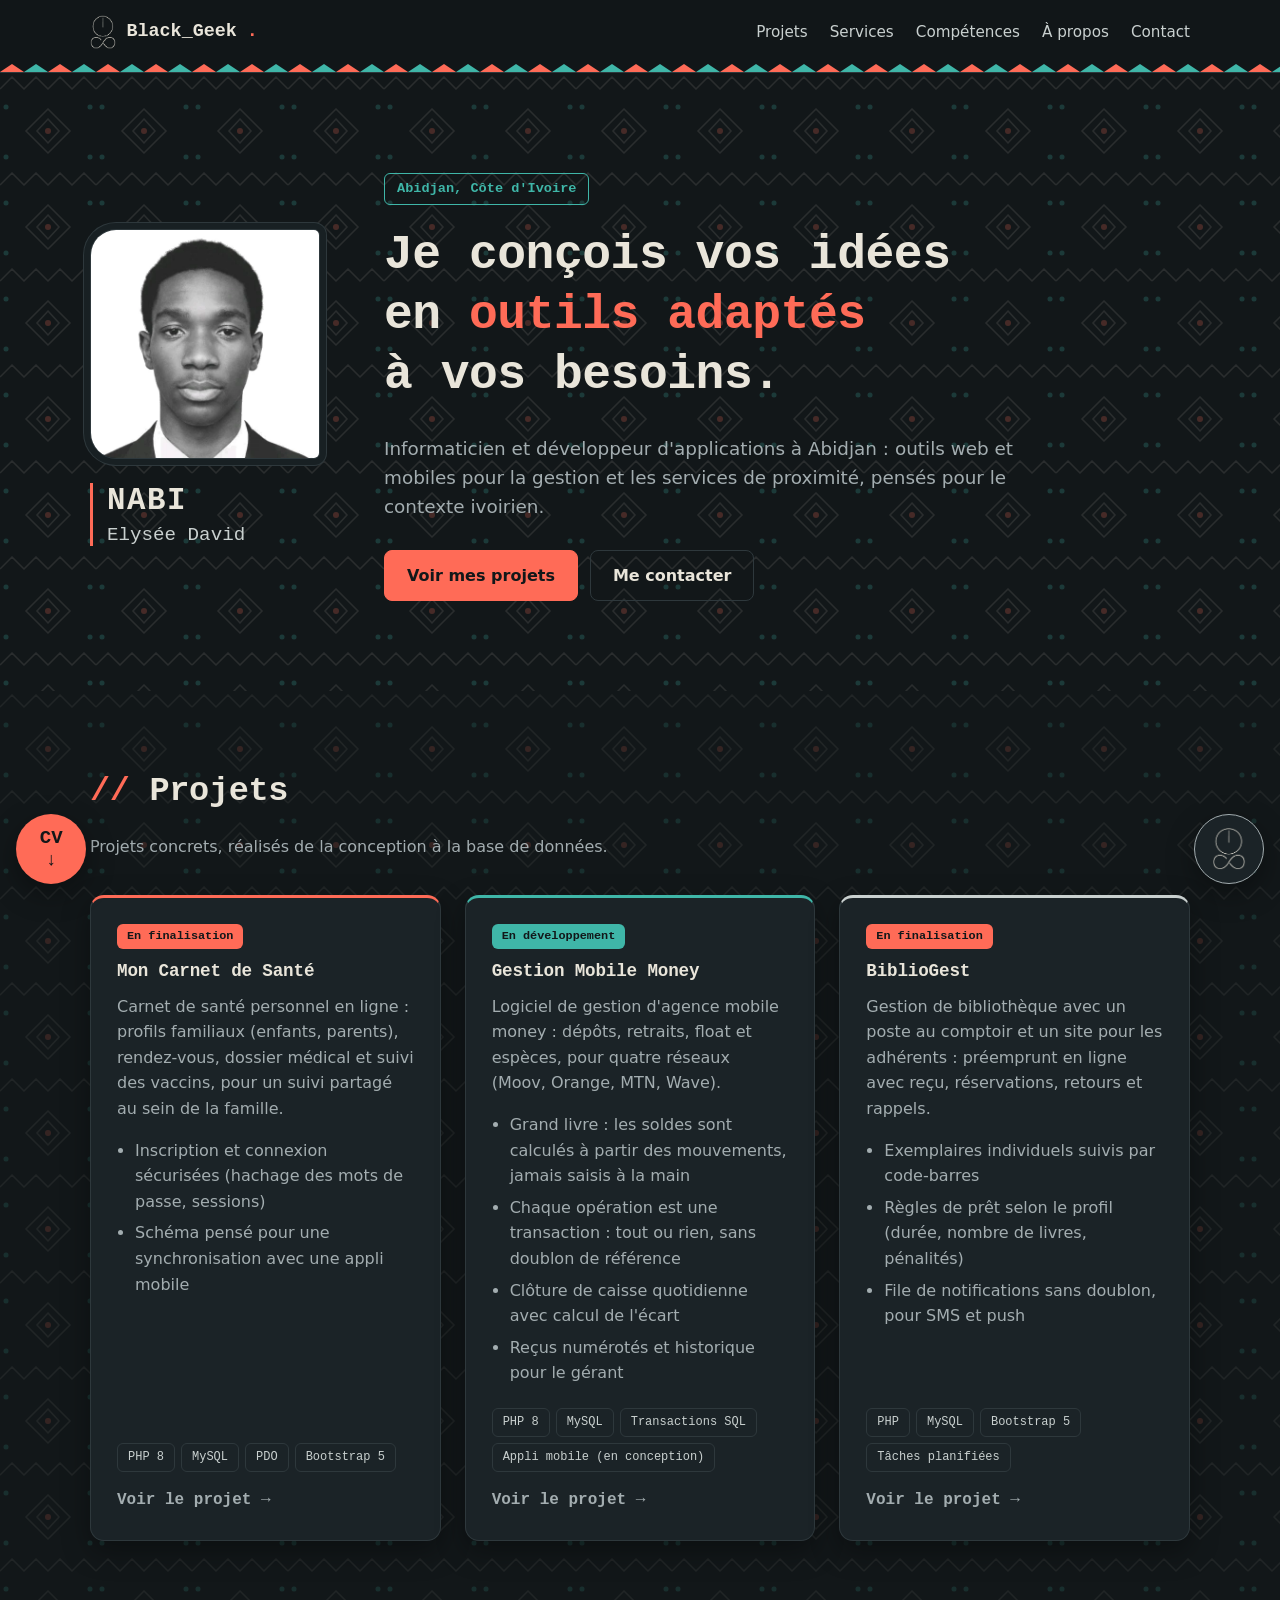
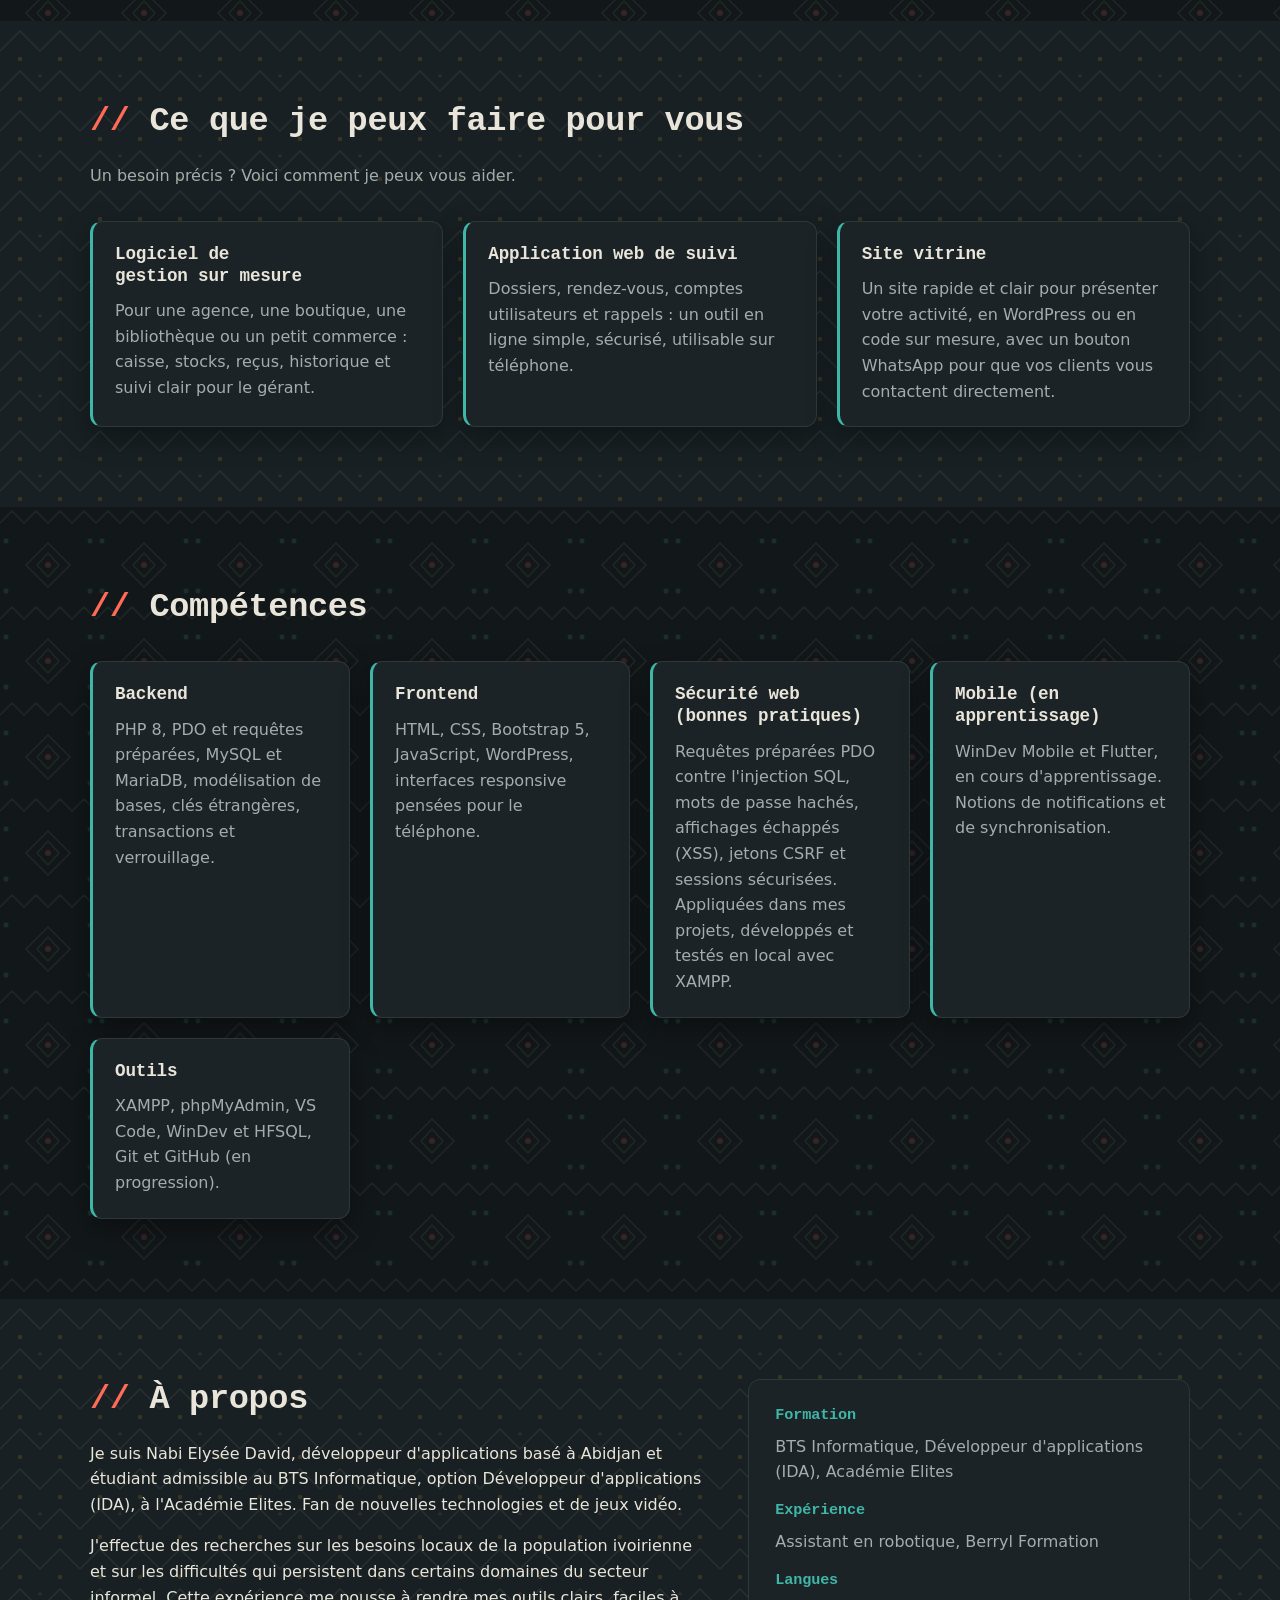
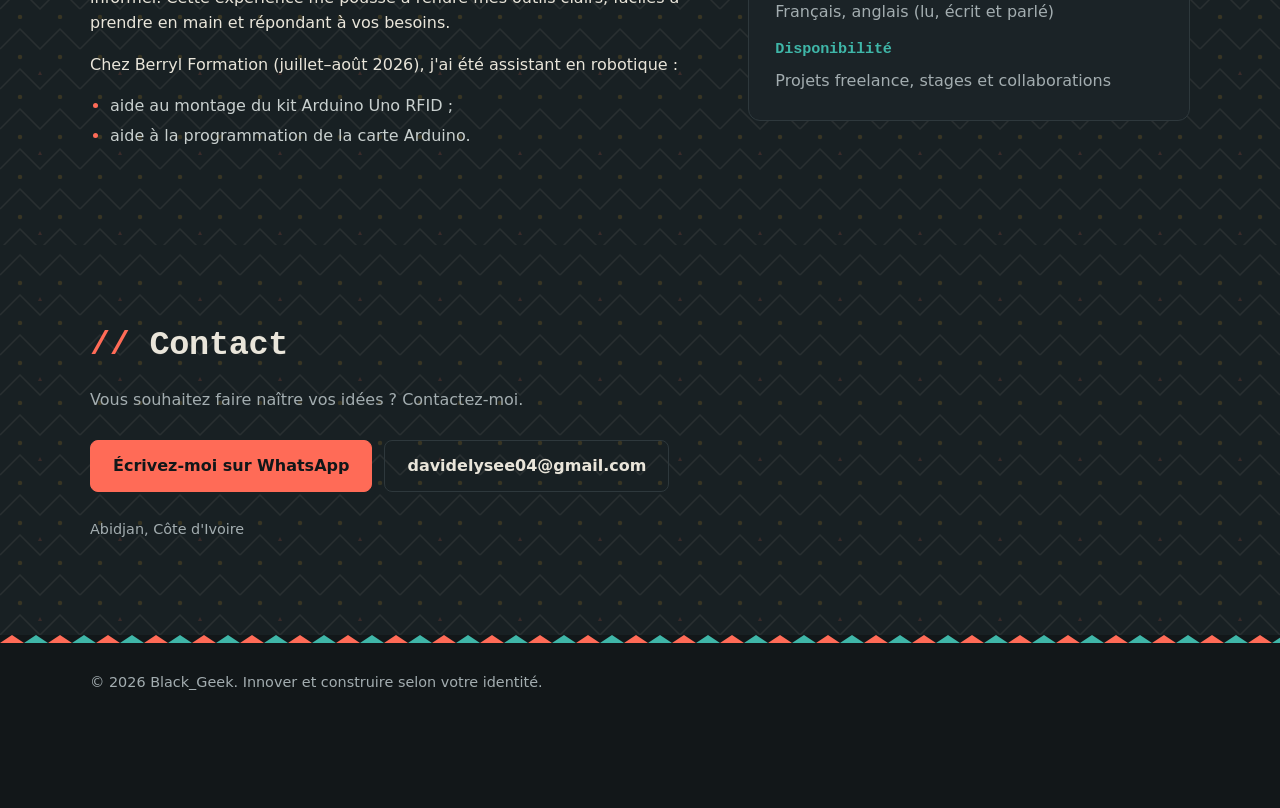
<file: index.html>
<!DOCTYPE html>
<html lang="fr">
<head>
    <meta charset="UTF-8">
    <meta name="viewport" content="width=device-width, initial-scale=1">
    <title>Nabi Elysée David : Informaticien et développeur d'applications</title>
    <meta name="description" content="Portfolio de Black_Geek, informaticien et développeur d'applications à Abidjan : pages web, applications web et mobiles pour le contexte ivoirien.">
    <meta name="theme-color" content="#121719">

    <!-- Aperçu quand le lien est partagé (WhatsApp, Facebook...) -->
    <meta property="og:type" content="website">
    <meta property="og:locale" content="fr_FR">
    <meta property="og:title" content="Black_Geek : développeur d'applications à Abidjan">
    <meta property="og:description" content="Applications web et mobiles utiles au quotidien, pensées pour le contexte ivoirien.">
    <!-- Après la mise en ligne, ajoute une image : <meta property="og:image" content="https://TON-SITE/assets/partage.jpg"> -->

    <link rel="icon" type="image/png" href="assets/favicon.png">
    <link rel="stylesheet" href="assets/style.css">
    <link rel="stylesheet" href="assets/polish.css">
</head>
<body>

<header class="entete" id="haut">
    <div class="conteneur entete-ligne">
        <a href="#haut" class="marque"><img src="assets/logo.png" alt="" class="logo" width="27" height="34">Black_Geek<span>.</span></a>
        <button class="menu-bouton" aria-label="Ouvrir le menu" aria-expanded="false">☰</button>
        <nav class="menu">
            <a href="#projets">Projets</a>
            <a href="#services">Services</a>
            <a href="#competences">Compétences</a>
            <a href="#apropos">À propos</a>
            <a href="#contact">Contact</a>
        </nav>
    </div>
</header>

<main>
    <section class="accueil">
        <div class="conteneur accueil-grille">
            <figure class="accueil-profil">
                <img src="assets/photo.webp" alt="Portrait de Nabi Elysée David" class="portrait" width="240" height="240">
                <figcaption><span class="nom-famille">NABI</span><span class="nom-prenoms">Elysée David</span></figcaption>
            </figure>
            <div class="accueil-texte">
                <p class="etiquette">Abidjan, Côte d'Ivoire</p>
                <h1>Je conçois vos idées en <span class="accent">outils adaptés</span> à vos besoins.</h1>
                <p class="sous-titre">Informaticien et développeur d'applications à Abidjan : outils web et mobiles pour la gestion
                    et les services de proximité, pensés pour le contexte ivoirien.</p>
                <div class="actions">
                    <a class="bouton principal" href="#projets">Voir mes projets</a>
                    <a class="bouton" href="#contact">Me contacter</a>
                </div>
            </div>
        </div>
    </section>

    <section id="projets" class="section">
        <div class="conteneur">
            <h2>Projets</h2>
            <p class="intro">Projets concrets, réalisés de la conception à la base de données.</p>
            <!-- Les cartes sont générées à partir de assets/projets.js -->
            <div class="grille-projets" id="grille-projets">
                <p class="message-etat">Chargement des projets…</p>
            </div>
        </div>
    </section>

    <section id="services" class="section fond-clair">
        <div class="conteneur">
            <h2>Ce que je peux faire pour vous</h2>
            <p class="intro">Un besoin précis ? Voici comment je peux vous aider.</p>
            <div class="grille-competences">
                <div class="bloc-competence reveal">
                    <h3>Logiciel de gestion sur mesure</h3>
                    <p>Pour une agence, une boutique, une bibliothèque ou un petit commerce : caisse, stocks, reçus,
                        historique et suivi clair pour le gérant.</p>
                </div>
                <div class="bloc-competence reveal">
                    <h3>Application web de suivi</h3>
                    <p>Dossiers, rendez-vous, comptes utilisateurs et rappels : un outil en ligne simple, sécurisé,
                        utilisable sur téléphone.</p>
                </div>
                <div class="bloc-competence reveal">
                    <h3>Site vitrine</h3>
                    <p>Un site rapide et clair pour présenter votre activité, en WordPress ou en code sur mesure, avec un
                        bouton WhatsApp pour que vos clients vous contactent directement.</p>
                </div>
            </div>
        </div>
    </section>

    <section id="competences" class="section">
        <div class="conteneur">
            <h2>Compétences</h2>
            <div class="grille-competences">
                <div class="bloc-competence reveal">
                    <h3>Backend</h3>
                    <p>PHP 8, PDO et requêtes préparées, MySQL et MariaDB, modélisation de bases, clés étrangères,
                        transactions et verrouillage.</p>
                </div>
                <div class="bloc-competence reveal">
                    <h3>Frontend</h3>
                    <p>HTML, CSS, Bootstrap 5, JavaScript, WordPress, interfaces responsive pensées pour le téléphone.</p>
                </div>
                <div class="bloc-competence reveal">
                    <h3>Sécurité web (bonnes pratiques)</h3>
                    <p>Requêtes préparées PDO contre l'injection SQL, mots de passe hachés, affichages échappés (XSS),
                        jetons CSRF et sessions sécurisées. Appliquées dans mes projets, développés et testés en local
                        avec XAMPP.</p>
                </div>
                <div class="bloc-competence reveal">
                    <h3>Mobile (en apprentissage)</h3>
                    <p>WinDev Mobile et Flutter, en cours d'apprentissage. Notions de notifications et de synchronisation.</p>
                </div>
                <div class="bloc-competence reveal">
                    <h3>Outils</h3>
                    <p>XAMPP, phpMyAdmin, VS Code, WinDev et HFSQL, Git et GitHub (en progression).</p>
                </div>
            </div>
        </div>
    </section>

    <section id="apropos" class="section fond-clair">
        <div class="conteneur deux-colonnes">
            <div class="reveal">
                <h2>À propos</h2>
                <p>Je suis Nabi Elysée David, développeur d'applications basé à Abidjan et étudiant admissible au BTS
                    Informatique, option Développeur d'applications (IDA), à l'Académie Elites. Fan de nouvelles
                    technologies et de jeux vidéo.</p>
                <p>J'effectue des recherches sur les besoins locaux de la population ivoirienne et sur les difficultés
                    qui persistent dans certains domaines du secteur informel. Cette expérience me pousse à rendre mes
                    outils clairs, faciles à prendre en main et répondant à vos besoins.</p>
                <p>Chez Berryl Formation (juillet–août 2026), j'ai été assistant en robotique :</p>
                <ul class="puces">
                    <li>aide au montage du kit Arduino Uno RFID ;</li>
                    <li>aide à la programmation de la carte Arduino.</li>
                </ul>
            </div>
            <aside class="reveal encadre">
                <h3>Formation</h3>
                <p>BTS Informatique, Développeur d'applications (IDA), Académie Elites</p>
                <h3>Expérience</h3>
                <p>Assistant en robotique, Berryl Formation</p>
                <h3>Langues</h3>
                <p>Français, anglais (lu, écrit et parlé)</p>
                <h3>Disponibilité</h3>
                <p>Projets freelance, stages et collaborations</p>
            </aside>
        </div>
    </section>

    <section id="contact" class="section">
        <div class="conteneur">
            <h2>Contact</h2>
            <p class="intro">Vous souhaitez faire naître vos idées ? Contactez-moi.</p>
            <div class="contacts">
                <a class="bouton principal" href="https://wa.me/2250101574237?text=Bonjour%20David%2C%20j%27ai%20vu%20votre%20portfolio.">Écrivez-moi sur WhatsApp</a>
                <a class="bouton" href="mailto:davidelysee04@gmail.com">davidelysee04@gmail.com</a>
            </div><br>
            <p class="petit">Abidjan, Côte d'Ivoire</p>
        </div>
    </section>
</main>

<footer class="pied">
    <div class="conteneur">
        <p>© <span id="annee"></span> Black_Geek. Innover et construire selon votre identité.</p>
    </div>
</footer>

<a class="flottant cv-flottant" href="assets/CV_Nabi_Elysee_David.pdf" download aria-label="Télécharger mon CV" title="Télécharger mon CV">CV<small>↓</small></a>
<a class="flottant logo-flottant" href="https://wa.me/2250101574237?text=Bonjour%20David%2C%20j%27ai%20vu%20votre%20portfolio." aria-label="Me contacter sur WhatsApp" title="Me contacter sur WhatsApp"><img src="assets/logo.png" alt="" width="40" height="52"></a>

<script src="assets/script.js" onload="document.documentElement.classList.add('js')"></script>
</body>
</html>
</file>
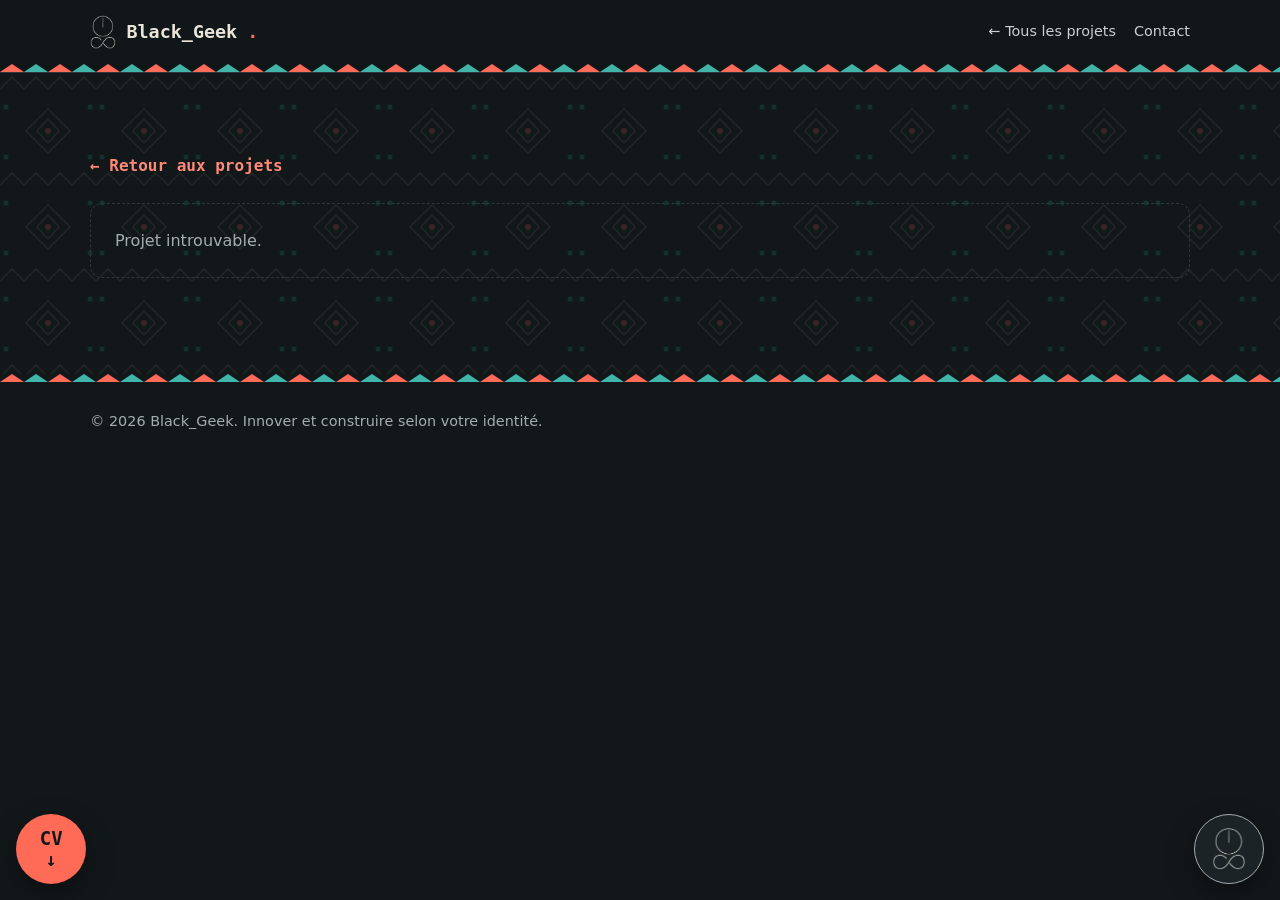
<file: projet.html>
<!DOCTYPE html>
<html lang="fr">
<head>
    <meta charset="UTF-8">
    <meta name="viewport" content="width=device-width, initial-scale=1">
    <title>Projet · Black_Geek</title>
    <meta name="theme-color" content="#121719">
    <link rel="icon" type="image/png" href="assets/favicon.png">
    <link rel="stylesheet" href="assets/style.css">
    <link rel="stylesheet" href="assets/polish.css">
</head>
<body>

<header class="entete">
    <div class="conteneur entete-ligne">
        <a href="index.html" class="marque"><img src="assets/logo.png" alt="" class="logo" width="27" height="34">Black_Geek<span>.</span></a>
        <nav class="menu-simple">
            <a href="index.html#projets">← Tous les projets</a>
            <a href="index.html#contact">Contact</a>
        </nav>
    </div>
</header>

<main>
    <section class="section">
        <div class="conteneur detail" id="detail">
            <a class="retour" href="index.html#projets">← Retour aux projets</a>
        </div>
    </section>
</main>

<footer class="pied">
    <div class="conteneur">
        <p>© <span id="annee"></span> Black_Geek. Innover et construire selon votre identité.</p>
    </div>
</footer>

<a class="flottant cv-flottant" href="assets/CV_Nabi_Elysee_David.pdf" download aria-label="Télécharger mon CV" title="Télécharger mon CV">CV<small>↓</small></a>
<a class="flottant logo-flottant" href="https://wa.me/2250101574237?text=Bonjour%20David%2C%20j%27ai%20vu%20votre%20portfolio." aria-label="Me contacter sur WhatsApp" title="Me contacter sur WhatsApp"><img src="assets/logo.png" alt="" width="40" height="52"></a>
<script src="assets/projets.js"></script>
<script src="assets/projet.js"></script>
</body>
</html>
</file>
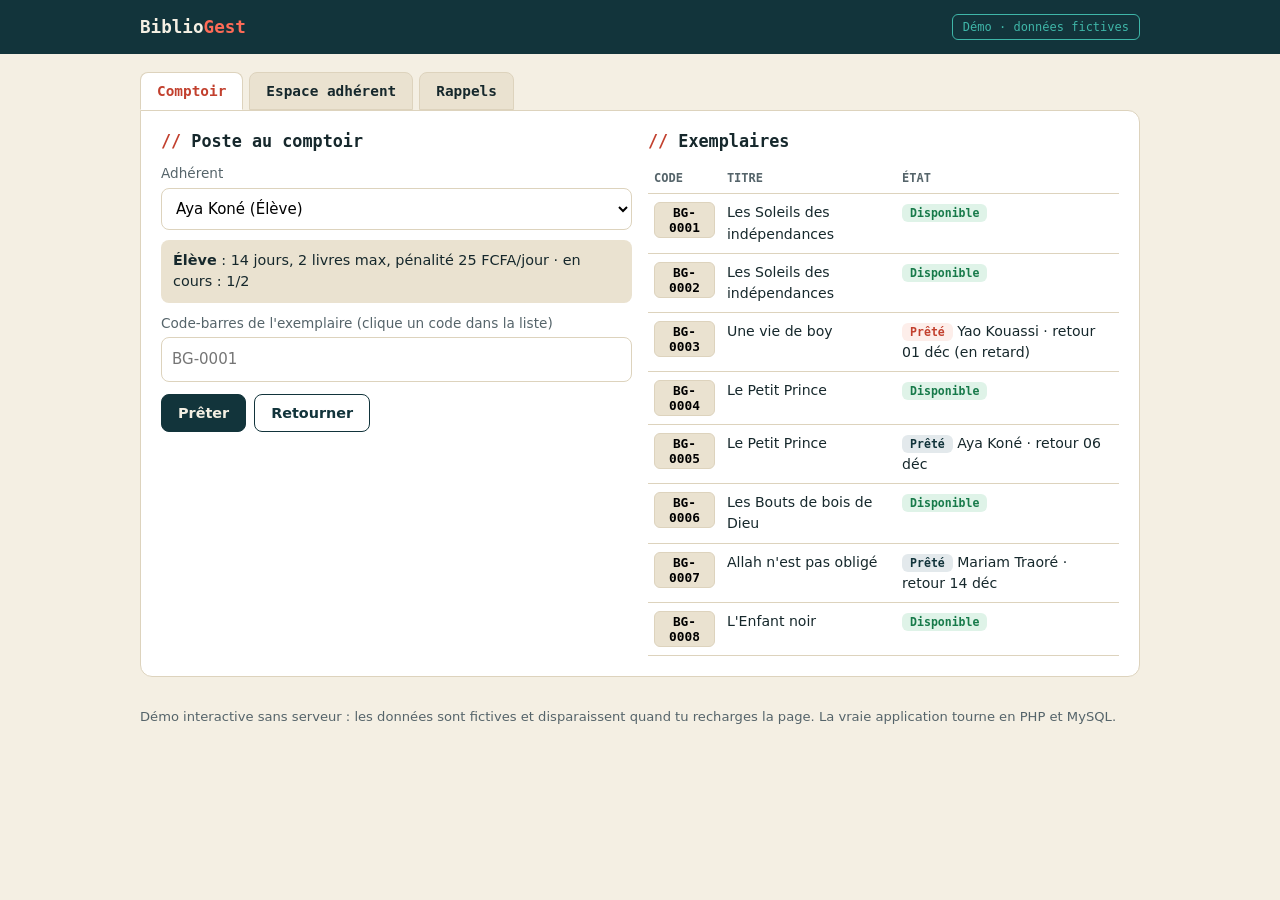
<file: assets/demos/bibliogest.html>
<!DOCTYPE html>
<html lang="fr">
<head>
<meta charset="UTF-8">
<meta name="viewport" content="width=device-width, initial-scale=1">
<title>BiblioGest · démo</title>
<style>
:root{--nuit:#12343B;--nuit-2:#1C4650;--accent:#FF6B57;--accent-f:#C2402E;--second:#3FB6A8;--creme:#F4EFE3;--sable:#EAE2D0;--texte:#16282C;--gris:#55646A;--ligne:#DDD3BD;--ok:#177A4A;--mono:ui-monospace,"Cascadia Code",Consolas,Menlo,monospace}
*{box-sizing:border-box}
body{margin:0;font-family:'Segoe UI',system-ui,Arial,sans-serif;background:var(--creme);color:var(--texte);line-height:1.5;font-size:15px}
header{background:var(--nuit);color:var(--creme)}
.wrap{width:min(1000px,94%);margin:0 auto}
header .wrap{display:flex;align-items:center;justify-content:space-between;gap:10px;flex-wrap:wrap;padding:14px 0}
header strong{font-family:var(--mono);font-size:1.1rem}header strong span{color:var(--accent)}
.badge{font-family:var(--mono);font-size:.75rem;border:1px solid var(--second);color:var(--second);padding:3px 10px;border-radius:6px}
#onglets{display:flex;gap:6px;margin:18px 0 0;flex-wrap:wrap}
#onglets button{font:600 .9rem var(--mono);padding:10px 16px;border:1px solid var(--ligne);background:var(--sable);color:var(--texte);border-radius:8px 8px 0 0;cursor:pointer}
#onglets button[aria-selected=true]{background:#fff;border-bottom-color:#fff;color:var(--accent-f)}
.panneau{background:#fff;border:1px solid var(--ligne);border-radius:0 12px 12px 12px;padding:20px;margin-bottom:30px}
.grille{display:grid;gap:16px;grid-template-columns:repeat(auto-fit,minmax(280px,1fr))}
h2{font:700 1.05rem var(--mono);margin:0 0 12px}h2::before{content:"// ";color:var(--accent-f)}
label{display:block;font-size:.85rem;color:var(--gris);margin:10px 0 4px}
select,input{width:100%;padding:10px;border:1px solid var(--ligne);border-radius:8px;font:inherit;background:#fff}
.btns{display:flex;gap:8px;flex-wrap:wrap;margin-top:12px}
button.act{font:600 .9rem 'Segoe UI',system-ui,sans-serif;padding:10px 16px;border-radius:8px;border:1px solid var(--nuit);background:var(--nuit);color:var(--creme);cursor:pointer}
button.act.sec{background:#fff;color:var(--nuit)}
button.act:disabled{opacity:.5;cursor:not-allowed}
.regle{background:var(--sable);border-radius:8px;padding:10px 12px;font-size:.9rem;margin-top:10px}
.msg{margin-top:12px;padding:10px 12px;border-radius:8px;font-size:.92rem;border-left:4px solid var(--second);background:#eef8f6;min-height:20px}
.msg.err{border-color:var(--accent-f);background:#fdeeea}.msg.warn{border-color:#E0A526;background:#fdf5e1}.msg:empty{display:none}
table{width:100%;border-collapse:collapse;font-size:.88rem}
th,td{text-align:left;padding:8px 6px;border-bottom:1px solid var(--ligne);vertical-align:top}
th{font:600 .75rem var(--mono);color:var(--gris);text-transform:uppercase}
.chip{font:600 .8rem var(--mono);background:var(--sable);border:1px solid var(--ligne);border-radius:6px;padding:2px 8px;cursor:pointer}
.tag{font:700 .72rem var(--mono);padding:2px 8px;border-radius:6px;white-space:nowrap}
.t-dispo{background:#dff3e8;color:var(--ok)}.t-pret{background:#e3e9ec;color:var(--nuit)}.t-retard{background:#fdeeea;color:var(--accent-f)}.t-autre{background:#fdf5e1;color:#8A6516}
.recu{border:2px dashed var(--nuit);border-radius:10px;padding:14px;margin-top:14px;background:var(--creme);font-family:var(--mono);font-size:.85rem}
.recu b{display:block;font-size:1rem;margin-bottom:6px}
.livre{display:flex;justify-content:space-between;align-items:center;gap:10px;padding:10px 0;border-bottom:1px solid var(--ligne)}
.livre small{color:var(--gris);display:block}
.scroll{overflow-x:auto}
.notif{padding:10px 0;border-bottom:1px solid var(--ligne);display:flex;gap:10px;align-items:flex-start}
.note{font-size:.82rem;color:var(--gris);margin-top:14px}
</style>
</head>
<body>
<header><div class="wrap"><strong>Biblio<span>Gest</span></strong><span class="badge">Démo · données fictives</span></div></header>

<div class="wrap">
<div id="onglets" role="tablist">
  <button role="tab" data-o="comptoir" aria-selected="true">Comptoir</button>
  <button role="tab" data-o="adherent" aria-selected="false">Espace adhérent</button>
  <button role="tab" data-o="rappels" aria-selected="false">Rappels</button>
</div>

<section class="panneau" id="p-comptoir">
  <div class="grille">
    <div>
      <h2>Poste au comptoir</h2>
      <label for="membreC">Adhérent</label><select id="membreC"></select>
      <div class="regle" id="regleC"></div>
      <label for="code">Code-barres de l'exemplaire (clique un code dans la liste)</label>
      <input id="code" placeholder="BG-0001" autocomplete="off">
      <div class="btns"><button class="act" id="btnPret">Prêter</button><button class="act sec" id="btnRetour">Retourner</button></div>
      <div class="msg" id="msgC" role="status" aria-live="polite"></div>
    </div>
    <div class="scroll">
      <h2>Exemplaires</h2>
      <table><thead><tr><th>Code</th><th>Titre</th><th>État</th></tr></thead><tbody id="listeEx"></tbody></table>
    </div>
  </div>
</section>

<section class="panneau" id="p-adherent" hidden>
  <h2>Site des adhérents</h2>
  <label for="membreA">Connecté en tant que</label><select id="membreA"></select>
  <div class="regle" id="regleA"></div>
  <div id="catalogue"></div>
  <div class="msg" id="msgA" role="status" aria-live="polite"></div>
  <div id="recu"></div>
</section>

<section class="panneau" id="p-rappels" hidden>
  <h2>File de notifications</h2>
  <p>Chaque rappel est créé une seule fois : relance le calcul, les doublons sont ignorés.</p>
  <div class="btns"><button class="act" id="btnRappels">Lancer les rappels du jour</button><button class="act sec" id="btnReset">Réinitialiser la démo</button></div>
  <div class="msg" id="msgR" role="status" aria-live="polite"></div>
  <div id="notifs"></div>
</section>

<p class="note">Démo interactive sans serveur : les données sont fictives et disparaissent quand tu recharges la page. La vraie application tourne en PHP et MySQL.</p>
</div>

<script>
const J=86400000, auj=new Date(); auj.setHours(0,0,0,0);
const jour=n=>new Date(auj.getTime()+n*J);
const fmt=d=>d.toLocaleDateString('fr-FR',{day:'2-digit',month:'short'}).replace(/\.$/,'');
const esc=s=>String(s).replace(/[&<>"']/g,c=>({'&':'&amp;','<':'&lt;','>':'&gt;','"':'&quot;',"'":'&#39;'}[c]));
const $=id=>document.getElementById(id);

const REGLES={'Élève':{jours:14,max:2,pen:25},'Étudiant':{jours:21,max:4,pen:50},'Adulte':{jours:21,max:3,pen:100}};
const membres=[{id:1,nom:'Aya Koné',profil:'Élève'},{id:2,nom:'Yao Kouassi',profil:'Étudiant'},{id:3,nom:'Mariam Traoré',profil:'Adulte'}];
const livres=[
 {id:1,titre:'Les Soleils des indépendances',auteur:'Ahmadou Kourouma',file:[]},
 {id:2,titre:'Une vie de boy',auteur:'Ferdinand Oyono',file:[]},
 {id:3,titre:'Le Petit Prince',auteur:'Antoine de Saint-Exupéry',file:[]},
 {id:4,titre:'Les Bouts de bois de Dieu',auteur:'Ousmane Sembène',file:[]},
 {id:5,titre:'Allah n\'est pas obligé',auteur:'Ahmadou Kourouma',file:[]},
 {id:6,titre:'L\'Enfant noir',auteur:'Camara Laye',file:[]}];
const ex=[
 {code:'BG-0001',livre:1,statut:'dispo'},{code:'BG-0002',livre:1,statut:'dispo'},
 {code:'BG-0003',livre:2,statut:'pret',membre:2,echeance:jour(-3)},
 {code:'BG-0004',livre:3,statut:'dispo'},{code:'BG-0005',livre:3,statut:'pret',membre:1,echeance:jour(2)},
 {code:'BG-0006',livre:4,statut:'dispo'},
 {code:'BG-0007',livre:5,statut:'pret',membre:3,echeance:jour(10)},
 {code:'BG-0008',livre:6,statut:'dispo'}];
let notifs=[], nRecu=0, recu=null;
const msgs={c:['msgC','',''],a:['msgA','',''],r:['msgR','','']};

const M=id=>membres.find(m=>m.id==id), L=id=>livres.find(l=>l.id==id);
const enRetard=id=>ex.some(e=>e.membre==id&&e.statut==='pret'&&e.echeance<auj);
const engages=id=>ex.filter(e=>e.membre==id&&(e.statut==='pret'||e.statut==='preempt')).length;
function dire(z,txt,type){const el=$(msgs[z][0]);el.textContent=txt;el.className='msg '+(type||'');}
function notifier(type,membre,code,msg,canal){
  const cle=type+':'+membre+':'+code;
  if(notifs.some(n=>n.cle===cle))return false;
  notifs.push({cle,type,membre,code,msg,canal});return true;
}

// ---- Comptoir ----
function preter(){
  const code=$('code').value.trim().toUpperCase(), m=M($('membreC').value), r=REGLES[m.profil], e=ex.find(x=>x.code===code);
  if(!e)return dire('c','Code-barres inconnu : '+(code||'(vide)'),'err');
  if(enRetard(m.id))return dire('c','Prêt bloqué : '+m.nom+' a un livre en retard à régulariser.','err');
  if(e.statut==='pret')return dire('c','Cet exemplaire est déjà prêté à '+M(e.membre).nom+'.','err');
  if((e.statut==='preempt'||e.statut==='reserve')&&e.membre!=m.id)return dire('c','Exemplaire mis de côté pour '+M(e.membre).nom+'.','err');
  const deja=engages(m.id)-(e.statut==='preempt'&&e.membre==m.id?1:0);
  if(deja>=r.max)return dire('c','Limite atteinte : '+r.max+' livres pour le profil '+m.profil+'.','err');
  e.statut='pret';e.membre=m.id;e.echeance=jour(r.jours);
  dire('c','Prêt enregistré : « '+L(e.livre).titre+' » pour '+m.nom+'. À rendre le '+fmt(e.echeance)+'.','');
  render();
}
function retourner(){
  const code=$('code').value.trim().toUpperCase(), e=ex.find(x=>x.code===code);
  if(!e||e.statut!=='pret')return dire('c','Cet exemplaire n\'est pas en prêt.','err');
  const m=M(e.membre), r=REGLES[m.profil], l=L(e.livre);
  const retard=Math.max(0,Math.round((auj-e.echeance)/J)), pen=retard*r.pen;
  e.membre=null;e.echeance=null;
  let txt='Retour enregistré : « '+l.titre+' » ('+m.nom+').';
  if(retard)txt+=' Retard de '+retard+' j : pénalité '+pen+' FCFA.';
  const suivant=l.file.shift();
  if(suivant){e.statut='reserve';e.membre=suivant;
    notifier('dispo',suivant,e.code,'« '+l.titre+' » est disponible. À retirer sous 48 h.','SMS');
    txt+=' Mis de côté pour '+M(suivant).nom+' (notification en file).';}
  else e.statut='dispo';
  dire('c',txt,retard?'warn':'');
  render();
}

// ---- Adhérent ----
function preemprunter(id){
  const m=M($('membreA').value), r=REGLES[m.profil], l=L(id);
  if(enRetard(m.id))return dire('a','Compte bloqué : rends d\'abord ton livre en retard.','err');
  if(engages(m.id)>=r.max)return dire('a','Limite atteinte : '+r.max+' livres pour le profil '+m.profil+'.','err');
  const e=ex.find(x=>x.livre===id&&x.statut==='dispo');
  if(!e)return dire('a','Plus d\'exemplaire libre.','err');
  e.statut='preempt';e.membre=m.id;e.echeance=jour(2);
  recu={no:'PE-'+String(++nRecu).padStart(4,'0'),titre:l.titre,code:e.code,nom:m.nom,avant:fmt(e.echeance),jours:r.jours};
  dire('a','Préemprunt enregistré. Passe au comptoir avec ton reçu.','');
  render();
}
function reserver(id){
  const m=M($('membreA').value), l=L(id);
  if(l.file.includes(m.id))return dire('a','Tu es déjà dans la file pour ce livre.','warn');
  l.file.push(m.id);
  dire('a','Réservation enregistrée : tu es n°'+l.file.length+' dans la file. Tu seras prévenu par SMS.','');
  render();
}

// ---- Rappels ----
function rappels(){
  let nouveaux=0,doublons=0;
  ex.filter(e=>e.statut==='pret').forEach(e=>{
    const d=Math.round((e.echeance-auj)/J), l=L(e.livre);
    let ok=null;
    if(d<0)ok=notifier('retard',e.membre,e.code,'Retard de '+(-d)+' j sur « '+l.titre+' ». Pénalité en cours : '+(-d*REGLES[M(e.membre).profil].pen)+' FCFA.','SMS');
    else if(d<=2)ok=notifier('j2',e.membre,e.code,'« '+l.titre+' » est à rendre le '+fmt(e.echeance)+'.','Push');
    if(ok===true)nouveaux++;else if(ok===false)doublons++;
  });
  dire('r',nouveaux+' nouvelle(s) notification(s), '+doublons+' doublon(s) ignoré(s).',nouveaux?'':'warn');
  render();
}

// ---- Affichage ----
function etat(e){
  if(e.statut==='dispo')return '<span class="tag t-dispo">Disponible</span>';
  const nom=esc(M(e.membre).nom);
  if(e.statut==='pret')return '<span class="tag '+(e.echeance<auj?'t-retard':'t-pret')+'">Prêté</span> '+nom+' · retour '+fmt(e.echeance)+(e.echeance<auj?' (en retard)':'');
  return '<span class="tag t-autre">'+(e.statut==='preempt'?'Préemprunté':'Réservé')+'</span> '+nom;
}
function regle(id,cible){
  const m=M(id), r=REGLES[m.profil];
  $(cible).innerHTML='<strong>'+m.profil+'</strong> : '+r.jours+' jours, '+r.max+' livres max, pénalité '+r.pen+' FCFA/jour · en cours : '+engages(m.id)+'/'+r.max+(enRetard(m.id)?' · <span class="tag t-retard">retard</span>':'');
}
function render(){
  regle($('membreC').value,'regleC'); regle($('membreA').value,'regleA');
  $('listeEx').innerHTML=ex.map(e=>'<tr><td><button class="chip" data-code="'+e.code+'">'+e.code+'</button></td><td>'+esc(L(e.livre).titre)+'</td><td>'+etat(e)+'</td></tr>').join('');
  $('catalogue').innerHTML=livres.map(l=>{
    const n=ex.filter(e=>e.livre===l.id&&e.statut==='dispo').length;
    const bouton=n?'<button class="act" data-pre="'+l.id+'">Préemprunter</button>':'<button class="act sec" data-res="'+l.id+'">Réserver</button>';
    return '<div class="livre"><div><strong>'+esc(l.titre)+'</strong><small>'+esc(l.auteur)+' · '+(n?n+' disponible(s)':'aucun exemplaire libre')+(l.file.length?' · '+l.file.length+' en attente':'')+'</small></div>'+bouton+'</div>';
  }).join('');
  $('recu').innerHTML=recu?'<div class="recu"><b>REÇU '+recu.no+'</b>'+esc(recu.titre)+'<br>Exemplaire : '+recu.code+'<br>Adhérent : '+esc(recu.nom)+'<br>À retirer avant le '+recu.avant+'<br>Durée de prêt : '+recu.jours+' jours</div>':'';
  $('notifs').innerHTML=notifs.length?notifs.map(n=>'<div class="notif"><span class="tag t-autre">'+n.canal+'</span><div><strong>'+esc(M(n.membre).nom)+'</strong><br>'+esc(n.msg)+'</div></div>').join(''):'<p class="note">Aucune notification pour le moment.</p>';
}

// ---- Démarrage ----
const options=membres.map(m=>'<option value="'+m.id+'">'+esc(m.nom)+' ('+m.profil+')</option>').join('');
$('membreC').innerHTML=options;$('membreA').innerHTML=options;
$('membreC').onchange=$('membreA').onchange=render;
$('btnPret').onclick=preter;$('btnRetour').onclick=retourner;$('btnRappels').onclick=rappels;$('btnReset').onclick=()=>location.reload();
$('listeEx').onclick=e=>{const c=e.target.dataset.code;if(c)$('code').value=c;};
$('catalogue').onclick=e=>{if(e.target.dataset.pre)preemprunter(+e.target.dataset.pre);if(e.target.dataset.res)reserver(+e.target.dataset.res);};
document.querySelectorAll('#onglets button').forEach(b=>b.onclick=()=>{
  document.querySelectorAll('#onglets button').forEach(x=>x.setAttribute('aria-selected',x===b));
  ['comptoir','adherent','rappels'].forEach(o=>$('p-'+o).hidden=(o!==b.dataset.o));
});
render();
</script>
</body>
</html>
</file>
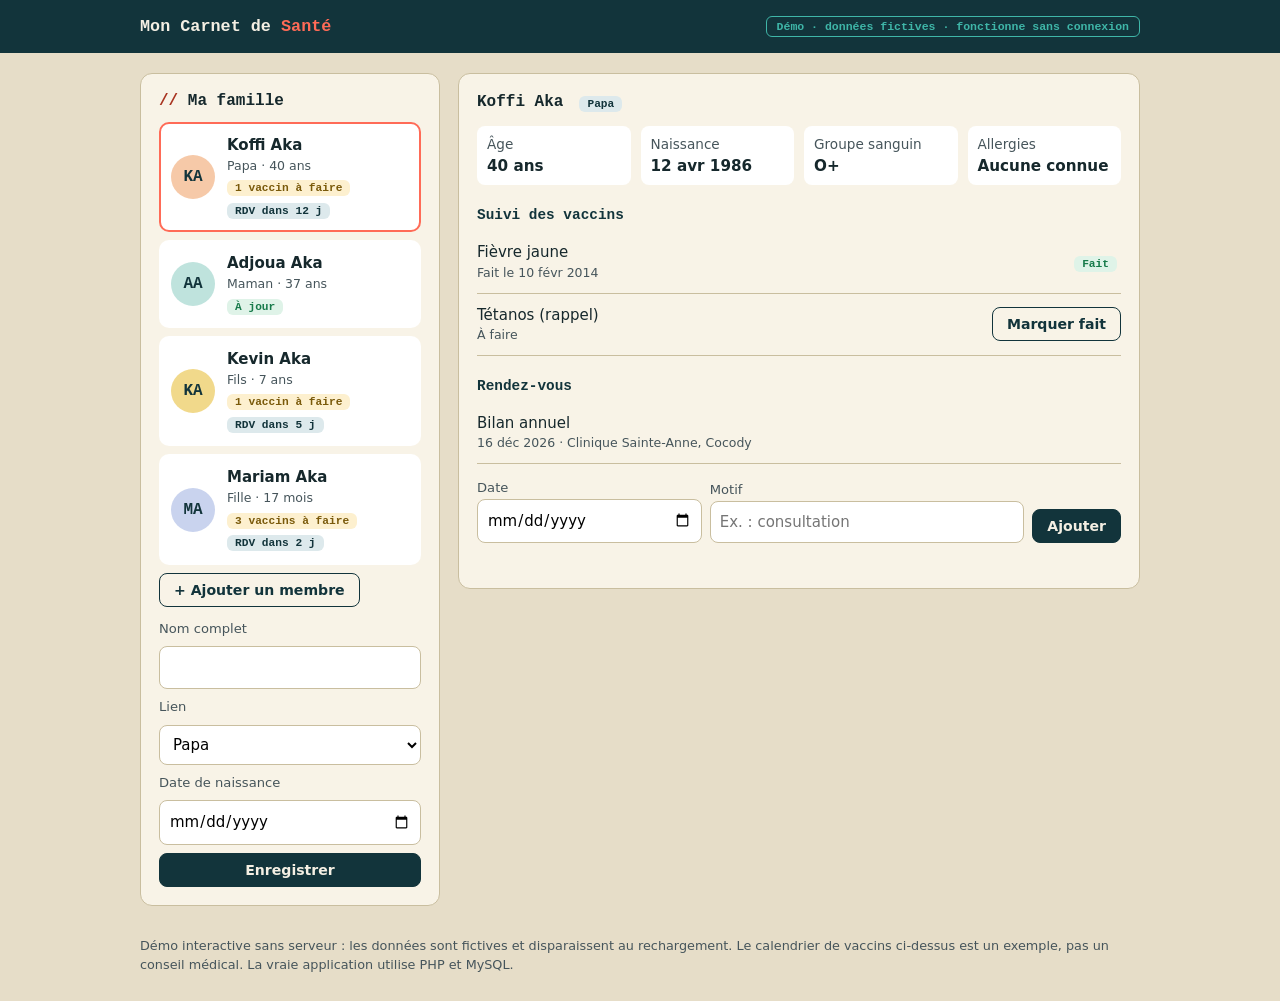
<file: assets/demos/carnet-sante.html>
<!DOCTYPE html>
<html lang="fr">
<head>
<meta charset="UTF-8">
<meta name="viewport" content="width=device-width, initial-scale=1">
<title>Mon Carnet de Santé · démo</title>
<style>
:root{--nuit:#12343B;--nuit-2:#1C4650;--accent:#FF6B57;--accent-f:#A8321F;--second:#3FB6A8;--fond:#E6DDC8;--carte:#F8F3E7;--ligne:#C9BE9F;--texte:#16282C;--gris:#46555B;--ok:#177A4A;--mono:ui-monospace,"Cascadia Code",Consolas,Menlo,monospace}
*{box-sizing:border-box}
body{margin:0;font-family:'Segoe UI',system-ui,Arial,sans-serif;background:var(--fond);color:var(--texte);line-height:1.5;font-size:15px}
header{background:var(--nuit);color:#F4EFE3}
.wrap{width:min(1000px,94%);margin:0 auto}
header .wrap{display:flex;align-items:center;justify-content:space-between;gap:10px;flex-wrap:wrap;padding:14px 0}
header strong{font-family:var(--mono);font-size:1.05rem}header strong span{color:var(--accent)}
.badge{font:600 .72rem var(--mono);border:1px solid var(--second);color:var(--second);padding:3px 10px;border-radius:6px}
main{display:grid;gap:18px;grid-template-columns:300px 1fr;margin:20px auto 30px;align-items:start}
@media(max-width:760px){main{grid-template-columns:1fr}}
.panneau{background:var(--carte);border:1px solid var(--ligne);border-radius:12px;padding:18px}
h2{font:700 1rem var(--mono);margin:0 0 12px}h2::before{content:"// ";color:var(--accent-f)}
h3{font:700 .9rem var(--mono);margin:22px 0 8px;color:var(--nuit)}
.membre{display:flex;gap:12px;align-items:center;width:100%;text-align:left;padding:10px;margin-bottom:8px;border:2px solid transparent;border-radius:10px;background:#fff;cursor:pointer;font:inherit;color:inherit}
.membre[aria-pressed=true]{border-color:var(--accent)}
.avatar{flex:none;width:44px;height:44px;border-radius:50%;display:grid;place-items:center;font:700 1rem var(--mono);color:var(--nuit)}
.membre small{display:block;color:var(--gris)}
.tag{display:inline-block;font:700 .7rem var(--mono);padding:2px 8px;border-radius:6px;margin:4px 4px 0 0}
.t-warn{background:#fdf0cf;color:#7a5a0b}.t-ok{background:#dff3e8;color:var(--ok)}.t-info{background:#dde9ec;color:var(--nuit)}
button.act{font:600 .88rem 'Segoe UI',system-ui,sans-serif;padding:8px 14px;border-radius:8px;border:1px solid var(--nuit);background:var(--nuit);color:#F4EFE3;cursor:pointer}
button.act.sec{background:transparent;color:var(--nuit)}
.entete-profil{display:flex;gap:16px;align-items:center;flex-wrap:wrap}
.entete-profil h2{margin:0}.entete-profil h2::before{content:""}
.infos{display:grid;gap:10px;grid-template-columns:repeat(auto-fit,minmax(130px,1fr));margin-top:14px}
.infos div{background:#fff;border-radius:8px;padding:8px 10px;font-size:.85rem;color:var(--gris)}
.infos b{display:block;color:var(--texte);font-size:.95rem}
ul{list-style:none;padding:0;margin:0}
li.ligne{display:flex;justify-content:space-between;align-items:center;gap:10px;padding:10px 0;border-bottom:1px solid var(--ligne)}
li.ligne small{color:var(--gris);display:block}
form{display:grid;gap:8px;margin-top:12px}
label{font-size:.82rem;color:var(--gris)}
input,select{width:100%;padding:9px;border:1px solid var(--ligne);border-radius:8px;font:inherit;background:#fff}
.ligne-form{display:grid;gap:8px;grid-template-columns:1fr 1.4fr auto;align-items:end}
@media(max-width:560px){.ligne-form{grid-template-columns:1fr}}
.msg{margin-top:10px;font-size:.88rem;color:var(--ok);min-height:1.2em}
.note{font-size:.8rem;color:var(--gris);margin:0 0 26px}
</style>
</head>
<body>
<header><div class="wrap"><strong>Mon Carnet de <span>Santé</span></strong><span class="badge">Démo · données fictives · fonctionne sans connexion</span></div></header>

<div class="wrap">
<main>
  <section class="panneau" aria-label="Famille">
    <h2>Ma famille</h2>
    <div id="liste"></div>
    <button class="act sec" id="btnAjout" type="button">+ Ajouter un membre</button>
    <form id="formMembre" hidden>
      <label for="fNom">Nom complet</label><input id="fNom" required maxlength="40">
      <label for="fRole">Lien</label>
      <select id="fRole"><option>Papa</option><option>Maman</option><option>Fils</option><option>Fille</option><option>Grand-parent</option><option>Autre</option></select>
      <label for="fNaiss">Date de naissance</label><input id="fNaiss" type="date" required>
      <button class="act" type="submit">Enregistrer</button>
    </form>
  </section>

  <section class="panneau" id="detail" aria-live="polite"></section>
</main>
<p class="note">Démo interactive sans serveur : les données sont fictives et disparaissent au rechargement. Le calendrier de vaccins ci-dessus est un exemple, pas un conseil médical. La vraie application utilise PHP et MySQL.</p>
</div>

<script>
const $=id=>document.getElementById(id);
const esc=s=>String(s).replace(/[&<>"']/g,c=>({'&':'&amp;','<':'&lt;','>':'&gt;','"':'&quot;',"'":'&#39;'}[c]));
const auj=new Date();auj.setHours(0,0,0,0);
const J=86400000, iso=d=>d.toISOString().slice(0,10);
const dans=n=>iso(new Date(auj.getTime()+n*J));
const fmt=s=>new Date(s+'T00:00:00').toLocaleDateString('fr-FR',{day:'2-digit',month:'short',year:'numeric'}).replace(/\.(?= )/,'');
const COUL=['#F6C9A8','#BFE3DD','#F1D98B','#C9D3EE','#E7B9B0'];

function age(n){
  const d=new Date(n+'T00:00:00');let m=(auj.getFullYear()-d.getFullYear())*12+auj.getMonth()-d.getMonth();
  if(auj.getDate()<d.getDate())m--;
  if(m<24)return m+' mois';
  return Math.floor(m/12)+' ans';
}
const fam=[
 {id:1,nom:'Koffi Aka',role:'Papa',naiss:'1986-04-12',groupe:'O+',allergie:'Aucune connue',
  vaccins:[{nom:'Fièvre jaune',date:'2014-02-10'},{nom:'Tétanos (rappel)',date:null}],
  rdv:[{date:dans(12),motif:'Bilan annuel',lieu:'Clinique Sainte-Anne, Cocody'}]},
 {id:2,nom:'Adjoua Aka',role:'Maman',naiss:'1989-09-23',groupe:'A+',allergie:'Pénicilline',
  vaccins:[{nom:'Fièvre jaune',date:'2015-06-02'},{nom:'Hépatite B',date:'2020-01-15'}],
  rdv:[]},
 {id:3,nom:'Kevin Aka',role:'Fils',naiss:'2019-09-03',groupe:'O+',allergie:'Aucune connue',
  vaccins:[{nom:'BCG',date:'2019-09-05'},{nom:'Pentavalent (3 doses)',date:'2020-01-20'},{nom:'Rougeole-Rubéole',date:'2020-06-12'},{nom:'Fièvre jaune',date:'2020-06-12'},{nom:'Rappel DTC',date:null}],
  rdv:[{date:dans(5),motif:'Contrôle de croissance',lieu:'Centre de santé Abobo'}]},
 {id:4,nom:'Mariam Aka',role:'Fille',naiss:'2025-06-20',groupe:'A+',allergie:'Aucune connue',
  vaccins:[{nom:'BCG',date:'2025-06-22'},{nom:'Polio 0',date:'2025-06-22'},{nom:'Pentavalent 1',date:'2025-08-05'},{nom:'Pentavalent 2',date:null},{nom:'Pneumocoque 2',date:null},{nom:'Rougeole-Rubéole',date:null}],
  rdv:[{date:dans(2),motif:'Vaccination',lieu:'Centre de santé Abobo'}]}];
let sel=1,prochain=5;

const membre=id=>fam.find(m=>m.id===id);
function render(){
  $('liste').innerHTML=fam.map((m,i)=>{
    const afaire=m.vaccins.filter(v=>!v.date).length;
    const r=m.rdv.filter(x=>x.date>=iso(auj)).sort((a,b)=>a.date<b.date?-1:1)[0];
    const j=r?Math.round((new Date(r.date+'T00:00:00')-auj)/J):null;
    return '<button class="membre" type="button" data-id="'+m.id+'" aria-pressed="'+(m.id===sel)+'"><span class="avatar" style="background:'+COUL[i%COUL.length]+'">'+esc(m.nom.split(' ').map(x=>x[0]).join('').slice(0,2).toUpperCase())+'</span><span><strong>'+esc(m.nom)+'</strong><small>'+esc(m.role)+' · '+age(m.naiss)+'</small>'
      +(afaire?'<span class="tag t-warn">'+afaire+' vaccin'+(afaire>1?'s':'')+' à faire</span>':'<span class="tag t-ok">À jour</span>')
      +(r?'<span class="tag t-info">RDV '+(j===0?"aujourd'hui":'dans '+j+' j')+'</span>':'')+'</span></button>';
  }).join('');

  const m=membre(sel);
  const rdv=[...m.rdv].sort((a,b)=>a.date<b.date?-1:1);
  $('detail').innerHTML=
   '<div class="entete-profil"><h2>'+esc(m.nom)+'</h2><span class="tag t-info">'+esc(m.role)+'</span></div>'
   +'<div class="infos"><div>Âge<b>'+age(m.naiss)+'</b></div><div>Naissance<b>'+fmt(m.naiss)+'</b></div><div>Groupe sanguin<b>'+esc(m.groupe)+'</b></div><div>Allergies<b>'+esc(m.allergie)+'</b></div></div>'
   +'<h3>Suivi des vaccins</h3><ul>'+(m.vaccins.length?m.vaccins.map((v,i)=>'<li class="ligne"><span>'+esc(v.nom)+'<small>'+(v.date?'Fait le '+fmt(v.date):'À faire')+'</small></span>'+(v.date?'<span class="tag t-ok">Fait</span>':'<button class="act sec" type="button" data-vac="'+i+'">Marquer fait</button>')+'</li>').join(''):'<li class="ligne"><small>Aucun vaccin enregistré.</small></li>')+'</ul>'
   +'<h3>Rendez-vous</h3><ul>'+(rdv.length?rdv.map(r=>'<li class="ligne"><span>'+esc(r.motif)+'<small>'+fmt(r.date)+(r.lieu?' · '+esc(r.lieu):'')+'</small></span></li>').join(''):'<li class="ligne"><small>Aucun rendez-vous prévu.</small></li>')+'</ul>'
   +'<form id="formRdv" class="ligne-form"><div><label for="rDate">Date</label><input id="rDate" type="date" min="'+iso(auj)+'" required></div><div><label for="rMotif">Motif</label><input id="rMotif" required maxlength="50" placeholder="Ex. : consultation"></div><button class="act" type="submit">Ajouter</button></form>'
   +'<div class="msg" id="msg" role="status"></div>';
}

$('liste').onclick=e=>{const b=e.target.closest('.membre');if(b){sel=+b.dataset.id;render();}};
$('detail').onclick=e=>{
  const i=e.target.dataset.vac;
  if(i!==undefined){membre(sel).vaccins[+i].date=iso(auj);render();$('msg').textContent='Vaccin enregistré dans le carnet.';}
};
$('detail').onsubmit=e=>{
  e.preventDefault();
  membre(sel).rdv.push({date:$('rDate').value,motif:$('rMotif').value.trim(),lieu:''});
  render();$('msg').textContent='Rendez-vous ajouté.';
};
$('btnAjout').onclick=()=>{$('formMembre').hidden=!$('formMembre').hidden;};
$('formMembre').onsubmit=e=>{
  e.preventDefault();
  fam.push({id:prochain,nom:$('fNom').value.trim(),role:$('fRole').value,naiss:$('fNaiss').value,groupe:'—',allergie:'Non renseignées',vaccins:[],rdv:[]});
  sel=prochain++;$('formMembre').reset();$('formMembre').hidden=true;render();
};
render();
</script>
</body>
</html>
</file>
<file: assets/style.css>
/* Portfolio : thème nuit, légèrement sombre, lignes fines (comme le logo). */
:root {
    --fond: #121719;
    --fond-2: #182023;
    --carte: #1B2327;
    --ligne: #2E383C;
    --texte: #E9E5DA;
    --gris: #A3ADB0;
    --gris-clair: #C9D0CF;
    --accent: #FF6B57;
    --accent-clair: #FF8A78;
    --second: #3FB6A8;
    --ombre: 0 10px 28px rgba(0, 0, 0, .35);
    --mono: ui-monospace, "Cascadia Code", "SF Mono", Consolas, Menlo, monospace;
    --motif: url("data:image/svg+xml,%3Csvg xmlns='http://www.w3.org/2000/svg' width='96' height='96'%3E%3Cg fill='none' stroke='%23E9E5DA' stroke-opacity='.07' stroke-width='1.5'%3E%3Cpath d='M0 16 12 4 24 16 36 4 48 16 60 4 72 16 84 4 96 16'/%3E%3Cpath d='M48 36 70 58 48 80 26 58Z'/%3E%3Cpath d='M48 46 59 58 48 70 37 58Z'/%3E%3C/g%3E%3Ccircle cx='48' cy='58' r='3' fill='%23FF6B57' fill-opacity='.15'/%3E%3Cg fill='%233FB6A8' fill-opacity='.15'%3E%3Ccircle cx='6' cy='84' r='2.5'/%3E%3Ccircle cx='90' cy='84' r='2.5'/%3E%3Ccircle cx='6' cy='34' r='2.5'/%3E%3Ccircle cx='90' cy='34' r='2.5'/%3E%3C/g%3E%3C/svg%3E");
    --motif-b: url("data:image/svg+xml,%3Csvg xmlns='http://www.w3.org/2000/svg' width='80' height='80'%3E%3Cg fill='none' stroke='%23E9E5DA' stroke-opacity='.08' stroke-width='1.5'%3E%3Cpath d='M0 30 20 10 40 30 60 10 80 30'/%3E%3Cpath d='M0 70 20 50 40 70 60 50 80 70'/%3E%3C/g%3E%3Cg fill='%23E0A526' fill-opacity='.16'%3E%3Ccircle cx='20' cy='38' r='2.2'/%3E%3Ccircle cx='60' cy='38' r='2.2'/%3E%3Ccircle cx='20' cy='78' r='2.2'/%3E%3Ccircle cx='60' cy='78' r='2.2'/%3E%3C/g%3E%3Cg fill='%23FF6B57' fill-opacity='.14'%3E%3Cpath d='M38 56 40 52 42 56Z'/%3E%3C/g%3E%3C/svg%3E");
    --motif-hero: url("data:image/svg+xml,%3Csvg xmlns='http://www.w3.org/2000/svg' width='96' height='96'%3E%3Cg fill='none' stroke='%23E9E5DA' stroke-opacity='.11' stroke-width='1.5'%3E%3Cpath d='M0 16 12 4 24 16 36 4 48 16 60 4 72 16 84 4 96 16'/%3E%3Cpath d='M48 36 70 58 48 80 26 58Z'/%3E%3Cpath d='M48 46 59 58 48 70 37 58Z'/%3E%3C/g%3E%3Ccircle cx='48' cy='58' r='3' fill='%23FF6B57' fill-opacity='.22'/%3E%3Cg fill='%233FB6A8' fill-opacity='.22'%3E%3Ccircle cx='6' cy='84' r='2.5'/%3E%3Ccircle cx='90' cy='84' r='2.5'/%3E%3Ccircle cx='6' cy='34' r='2.5'/%3E%3Ccircle cx='90' cy='34' r='2.5'/%3E%3C/g%3E%3C/svg%3E");
    --bande-tri: url("data:image/svg+xml,%3Csvg xmlns='http://www.w3.org/2000/svg' width='48' height='8'%3E%3Cpath d='M0 8 12 0 24 8Z' fill='%23FF6B57'/%3E%3Cpath d='M24 8 36 0 48 8Z' fill='%233FB6A8'/%3E%3C/svg%3E");
    --bouton: clamp(50px, 5.5vw, 76px);
    --couture: repeating-linear-gradient(90deg, var(--accent) 0 10px, transparent 10px 16px);
}

* { box-sizing: border-box; }
html { scroll-behavior: smooth; scroll-padding-top: 72px; }
body {
    margin: 0;
    font-family: 'Segoe UI', system-ui, -apple-system, Arial, sans-serif;
    color: var(--texte);
    background: var(--fond);
    line-height: 1.6;
}
h1, h2, h3 { line-height: 1.25; margin: 0 0 .6em; font-family: var(--mono); letter-spacing: -.01em; font-weight: 700; }
h1 { font-size: clamp(1.9rem, 5vw, 3rem); }
h2 { font-size: clamp(1.5rem, 3.5vw, 2.1rem); }
h3 { font-size: 1.1rem; }
p { margin: 0 0 1em; }
a { color: var(--accent-clair); }

.conteneur { width: min(1100px, 92%); margin: 0 auto; }
.section { padding: 80px 0; background-color: var(--fond); background-image: var(--motif); background-size: 96px 96px; }
.fond-clair { background-color: var(--fond-2); background-image: var(--motif-b); background-size: 80px 80px; }
.intro { color: var(--gris); max-width: 640px; }
.petit { color: var(--gris); font-size: .9rem; }
.accent { color: var(--accent); }

/* Titres de section façon commentaire de code : // Contact */
.section h2::before { content: "// "; color: var(--accent); }

/* En-tête */
.entete {
    position: sticky; top: 0; z-index: 10;
    background: rgba(18, 23, 25, .94);
    backdrop-filter: blur(6px);
    border-bottom: 1px solid var(--ligne);
}
.entete::after { content: ""; display: block; height: 8px; background: var(--bande-tri) repeat-x; background-size: 48px 8px; }
.entete-ligne { display: flex; align-items: center; justify-content: space-between; height: 64px; }
.marque { display: inline-flex; align-items: center; gap: 10px; font-family: var(--mono); font-weight: 700; font-size: 1.15rem; color: var(--texte); text-decoration: none; }
.marque .logo { height: 34px; width: auto; display: block; }
.marque span { color: var(--accent); }
.menu { display: flex; gap: 22px; }
.menu a { color: var(--gris-clair); text-decoration: none; font-size: .95rem; }
.menu a:hover { color: var(--accent); }
.menu-bouton { display: none; background: none; border: 0; font-size: 1.6rem; cursor: pointer; color: var(--texte); }

/* Accueil */
.accueil { padding: 100px 0 90px; background-color: var(--fond); background-image: var(--motif-hero); background-size: 96px 96px; }
.accueil .sous-titre, .accueil .intro { color: var(--gris); }
.etiquette {
    display: inline-block; padding: 4px 12px; border-radius: 6px;
    background: transparent; color: var(--second); font-family: var(--mono); font-weight: 600; font-size: .85rem;
    border: 1px solid var(--second); margin-bottom: 20px;
}
.sous-titre { font-size: 1.15rem; color: var(--gris); max-width: 680px; }
.actions, .contacts { display: flex; flex-wrap: wrap; gap: 12px; margin-top: 28px; }

.bouton {
    display: inline-block; padding: 12px 22px; border-radius: 8px;
    border: 1px solid var(--ligne); color: var(--texte); text-decoration: none; font-weight: 600;
    background: transparent; transition: transform .15s ease, border-color .15s ease;
}
.bouton:hover { transform: translateY(-2px); border-color: var(--gris); }
.bouton.principal { background: var(--accent); border-color: var(--accent); color: var(--fond); }
.bouton.principal:hover { border-color: var(--accent-clair); }

/* Boutons flottants ronds : CV à gauche, logo (WhatsApp) à droite. Taille : petite sur téléphone, plus grande sur grand écran. */
.flottant {
    position: fixed; bottom: 16px; z-index: 20;
    width: var(--bouton); height: var(--bouton); border-radius: 50%;
    display: flex; flex-direction: column; align-items: center; justify-content: center;
    text-decoration: none; box-shadow: var(--ombre); transition: transform .15s ease;
}
.flottant:hover { transform: translateY(-3px); }
.cv-flottant {
    left: 16px; background: var(--accent); color: var(--fond);
    font-family: var(--mono); font-weight: 700; font-size: calc(var(--bouton) * .27); line-height: 1;
}
.cv-flottant small { font-size: calc(var(--bouton) * .26); margin-top: 3px; }
.logo-flottant { right: 16px; background: var(--carte); border: 1px solid var(--gris); }
.logo-flottant img { width: calc(var(--bouton) * .48); height: auto; display: block; }

/* Accueil : grande photo pleine (coins arrondis à gauche) avec le nom bien visible, texte juste à côté */
.accueil-grille { display: grid; grid-template-columns: auto 1fr; gap: clamp(32px, 5vw, 64px); align-items: center; }
.accueil-profil { margin: 0; width: clamp(170px, 20vw, 230px); }
.accueil-profil .portrait {
    display: block; width: 100%; aspect-ratio: 1; height: auto; object-fit: cover;
    border-radius: 26px 6px 6px 26px; background: #fff; border: 1px solid var(--ligne);
    box-shadow: 0 0 0 6px var(--fond-2), 0 0 0 7px var(--ligne);
    margin: 0 0 24px;
}
.accueil-profil figcaption { font-family: var(--mono); line-height: 1.15; border-left: 3px solid var(--accent); padding-left: 14px; }
.nom-famille { display: block; font-weight: 700; font-size: clamp(1.6rem, 2.4vw, 2.1rem); letter-spacing: .05em; color: var(--texte); }
.nom-prenoms { display: block; font-weight: 500; font-size: clamp(1.05rem, 1.5vw, 1.35rem); color: var(--gris-clair); margin-top: 6px; }
.puces { padding-left: 20px; margin: 0 0 1em; color: var(--gris-clair); }
.puces li { margin-bottom: 4px; }
.puces li::marker { color: var(--accent); }

/* Projets */
.grille-projets {
    display: grid; gap: 24px; margin-top: 36px;
    grid-template-columns: repeat(auto-fit, minmax(300px, 1fr));
}
.carte-projet {
    position: relative; background: var(--carte); border: 1px solid var(--ligne); border-radius: 14px;
    padding: 26px; box-shadow: var(--ombre); display: flex; flex-direction: column;
    border-top: 3px solid var(--accent);
}
.carte-projet:nth-child(2) { border-top-color: var(--second); }
.carte-projet:nth-child(3) { border-top-color: var(--gris-clair); }
.carte-projet:hover { border-color: var(--gris); }
.carte-projet h3 a { color: inherit; text-decoration: none; }
.carte-projet h3 a::after { content: ""; position: absolute; inset: 0; border-radius: 14px; }
.carte-projet p { color: var(--gris); }
.points { padding-left: 18px; color: var(--gris); margin: 0 0 16px; }
.points li { margin-bottom: 6px; }
.tags { display: flex; flex-wrap: wrap; gap: 6px; margin-top: auto; }
.tags span {
    background: transparent; color: var(--gris-clair); font-family: var(--mono); font-size: .75rem;
    padding: 4px 10px; border-radius: 6px; border: 1px solid var(--ligne);
}
.liens { margin-top: 18px; display: flex; flex-wrap: wrap; gap: 16px; }
.liens a { position: relative; z-index: 1; font-weight: 600; text-decoration: none; }
.voir { margin: 16px 0 0; font-family: var(--mono); font-weight: 700; color: var(--accent-clair); }
.capture {
    width: 100%; aspect-ratio: 16 / 10; object-fit: cover; display: block;
    border-radius: 8px; border: 1px solid var(--ligne); margin-bottom: 16px; background: var(--fond-2);
}

.statut {
    align-self: flex-start; font-family: var(--mono); font-size: .74rem; font-weight: 700; padding: 3px 10px;
    border-radius: 6px; margin-bottom: 12px; color: var(--fond);
}
.statut-cours { background: var(--accent); }
.statut-dev { background: var(--second); }
.statut-termine { background: var(--second); }

/* Compétences et services */
.grille-competences {
    display: grid; gap: 20px; margin-top: 32px;
    grid-template-columns: repeat(auto-fit, minmax(230px, 1fr));
}
.bloc-competence { background: var(--carte); border: 1px solid var(--ligne); border-radius: 12px; padding: 22px; box-shadow: var(--ombre); border-left: 3px solid var(--second); }
.bloc-competence h3 { color: var(--texte); }
.bloc-competence p { color: var(--gris); margin: 0; }

/* À propos */
.deux-colonnes { display: grid; gap: 40px; grid-template-columns: 1.4fr 1fr; align-items: start; }
.encadre { background: var(--carte); border-radius: 12px; padding: 26px; border: 1px solid var(--ligne); }
.encadre h3 { font-size: .95rem; color: var(--second); margin-top: 16px; }
.encadre h3:first-child { margin-top: 0; }
.encadre p { margin: 0; color: var(--gris); }

/* Contact */
#contact { background-color: var(--fond-2); background-image: var(--motif-b); background-size: 80px 80px; }
#contact .intro { color: var(--gris); }

/* Pied de page */
.pied { position: relative; padding: 36px 0 100px; background: var(--fond); color: var(--gris); font-size: .9rem; }
.pied::before { content: ""; position: absolute; top: 0; left: 0; right: 0; height: 8px; background: var(--bande-tri) repeat-x; background-size: 48px 8px; }
.pied a { color: var(--accent-clair); }

/* Apparition au défilement */
.reveal { opacity: 0; transform: translateY(16px); transition: opacity .5s ease, transform .5s ease; }
.reveal.visible { opacity: 1; transform: none; }

.message-etat { color: var(--gris); padding: 24px; border: 1px dashed var(--ligne); border-radius: 12px; }

/* Page d'un projet */
.retour { display: inline-block; margin-bottom: 24px; font-family: var(--mono); font-weight: 600; text-decoration: none; }
.detail h1 { font-size: clamp(1.7rem, 4vw, 2.6rem); }
.detail .lead { color: var(--gris); font-size: 1.1rem; max-width: 760px; }
.detail-bloc { margin-top: 44px; }
.detail-bloc h2 { font-size: 1.4rem; }
.cadre-demo {
    width: 100%; height: 580px; display: block; margin-bottom: 14px;
    border: 1px solid var(--ligne); border-radius: 12px; background: #fff;
}
.captures { display: grid; gap: 16px; grid-template-columns: repeat(auto-fit, minmax(260px, 1fr)); }
.captures img { width: 100%; display: block; border-radius: 8px; border: 1px solid var(--ligne); }
.menu-simple { display: flex; gap: 18px; }
.menu-simple a { color: var(--gris-clair); text-decoration: none; font-size: .9rem; }
.menu-simple a:hover { color: var(--accent); }

/* Téléphone */
@media (max-width: 760px) {
    .menu-bouton { display: block; }
    .menu {
        display: none; position: absolute; top: 67px; left: 0; right: 0;
        flex-direction: column; gap: 0; background: var(--fond); border-bottom: 2px solid var(--accent);
    }
    .menu.ouvert { display: flex; }
    .menu a { padding: 14px 4%; border-top: 1px solid var(--ligne); }
    .deux-colonnes { grid-template-columns: 1fr; }
    .section { padding: 60px 0; }
    .accueil { padding: 70px 0 60px; }
    .accueil-grille { grid-template-columns: 1fr; gap: 28px; }
    .accueil-profil { width: 100%; display: flex; align-items: center; gap: 18px; }
    .accueil-profil .portrait { width: 120px; margin: 0; box-shadow: none; border-radius: 20px 6px 6px 20px; flex: none; }
    .accueil-profil figcaption { padding-left: 12px; }
    .nom-famille { font-size: 1.75rem; }
    .nom-prenoms { font-size: 1.1rem; }
    .cadre-demo { height: 480px; }
}

@media (prefers-reduced-motion: reduce) {
    html { scroll-behavior: auto; }
    .reveal { opacity: 1; transform: none; transition: none; }
}
</file>
<file: assets/polish.css>
/* Correctifs ajoutés par-dessus style.css : focus clavier, contenu visible si le script ne charge pas,
   pas de défilement horizontal, titres équilibrés. À fusionner dans style.css quand tu veux. */
html, body { overflow-x: clip; }
h1, h2, h3 { text-wrap: balance; }

/* Focus clavier : un contour net et visible */
:focus-visible { outline: 2px solid var(--second); outline-offset: 3px; }

/* Les blocs ne sont cachés au repos que si script.js a bien chargé (il ajoute la classe "js" sur <html>) */
.reveal { opacity: 1; transform: none; }
.js .reveal { opacity: 0; transform: translateY(16px); }
.js .reveal.visible { opacity: 1; transform: none; }
@media (prefers-reduced-motion: reduce) {
    .js .reveal { opacity: 1; transform: none; }
}
</file>
